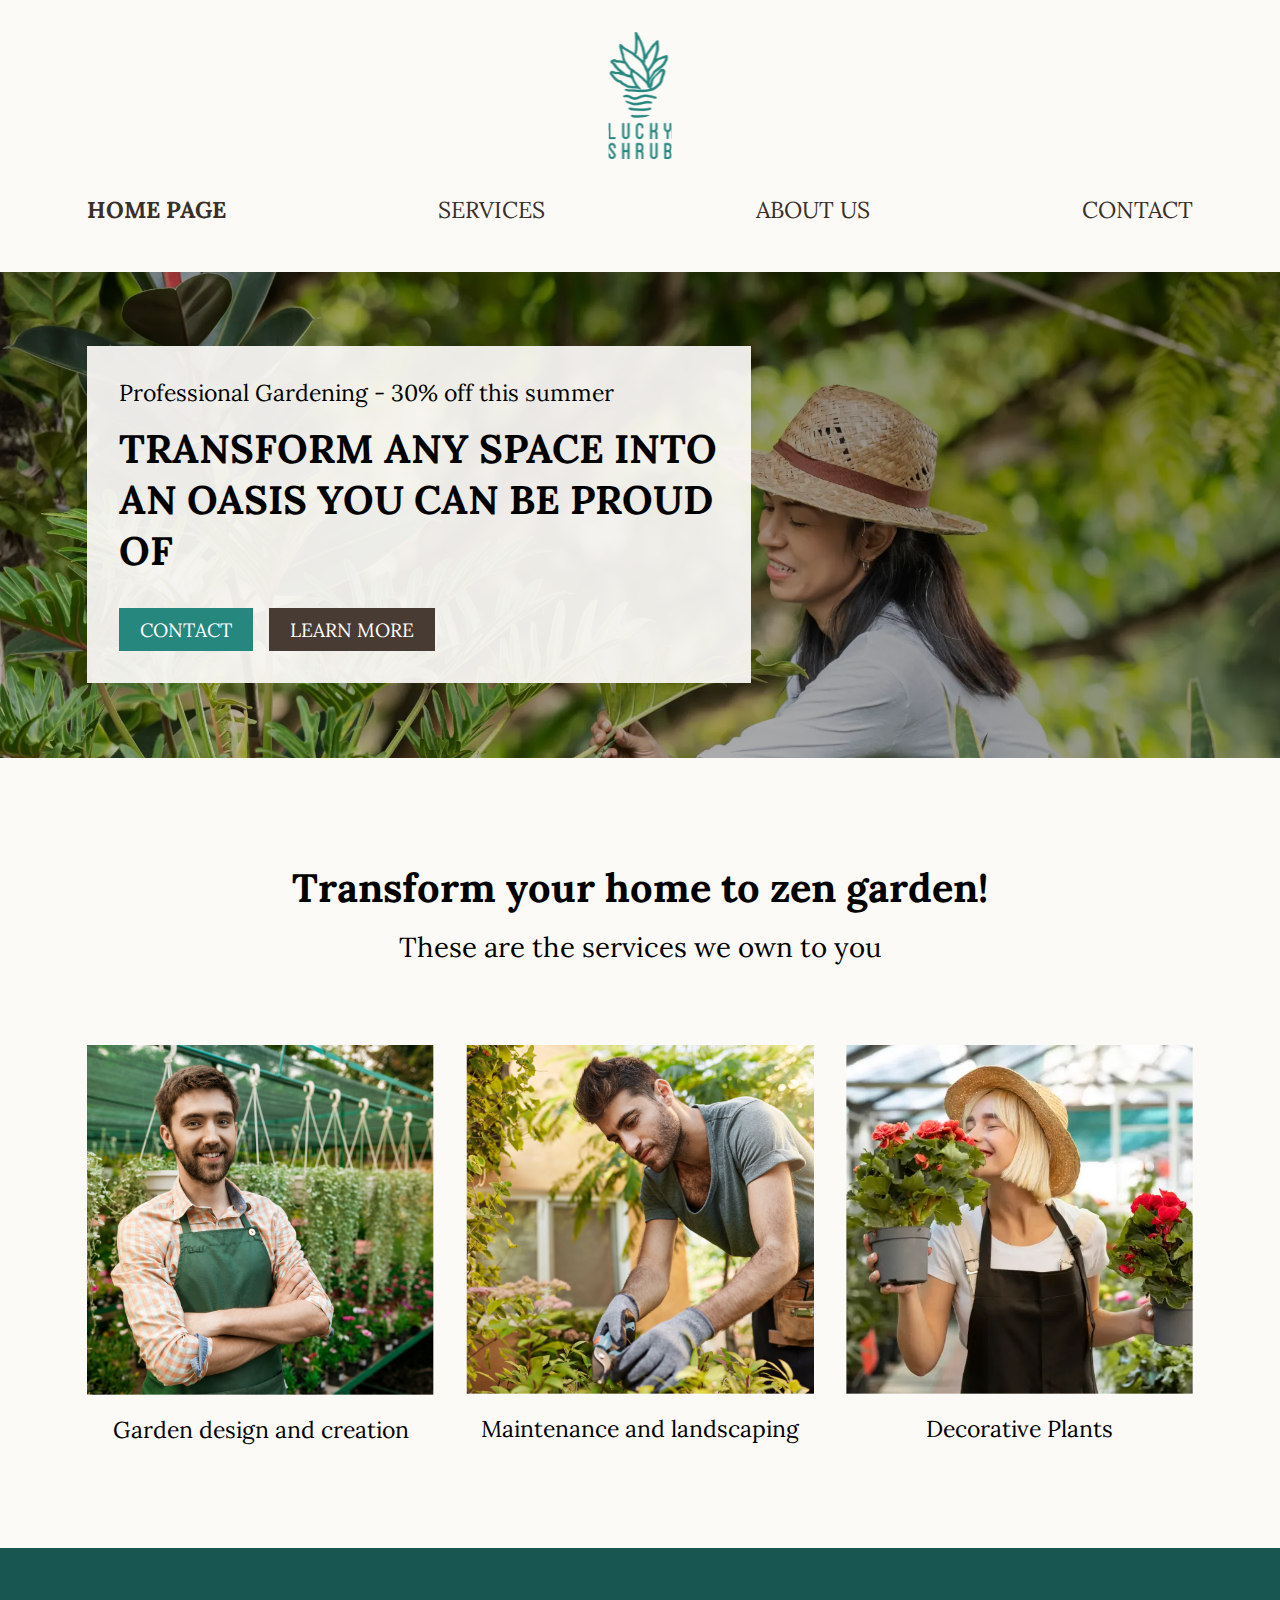
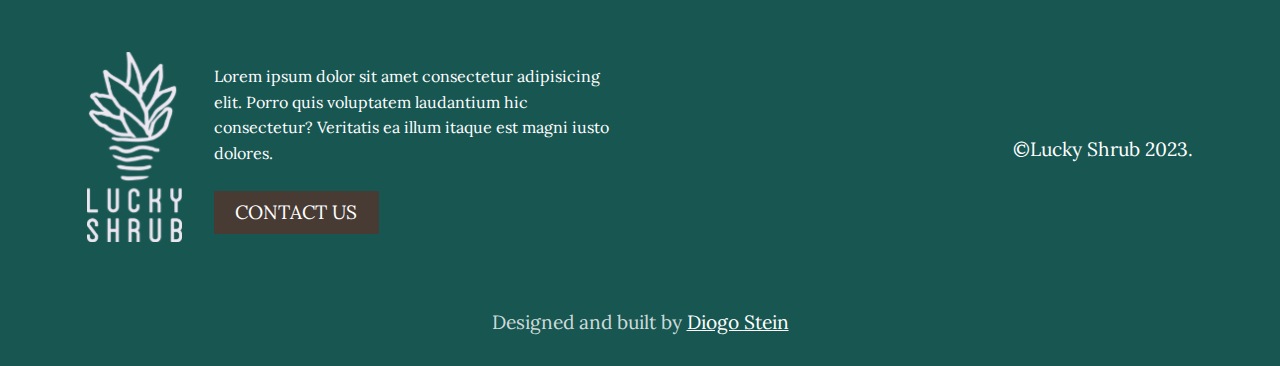
<file: index.html>
<!DOCTYPE html>
<html lang="en">
  <head>
    <meta charset="UTF-8" />
    <meta http-equiv="X-UA-Compatible" content="IE=edge" />
    <meta name="viewport" content="width=device-width, initial-scale=1.0" />
    <title>Lucky Shrub</title>
    <link rel="preconnect" href="https://fonts.googleapis.com" />
    <link rel="preconnect" href="https://fonts.gstatic.com" crossorigin />
    <link
      href="https://fonts.googleapis.com/css2?family=Lora:wght@400;500;800&display=swap"
      rel="stylesheet"
    />
    <link rel="stylesheet" href="css/style.css" />
  </head>

  <body>
    <header class="header">
      <div class="container">
        <div class="header__logo_container">
          <img src="imgs/logo-green.svg" alt="logo" class="header__logo" />
          <a href="#" class="header__hamburger">
            <span></span>
            <span></span>
            <span></span>
          </a>
        </div>

        <nav class="nav-desktop">
          <ul class="nav-desktop__ul">
            <li class="nav-desktop__li">
              <a class="nav-desktop__a nav-desktop__current" href="index.html"
                >HOME PAGE</a
              >
            </li>
            <li class="nav-desktop__li">
              <a class="nav-desktop__a" href="services.html">SERVICES</a>
            </li>
            <li class="nav-desktop__li">
              <a class="nav-desktop__a" href="about.html">ABOUT US</a>
            </li>
            <li class="nav-desktop__li">
              <a class="nav-desktop__a" href="contact.html">CONTACT</a>
            </li>
          </ul>
        </nav>

        <nav class="nav-mobile">
          <a href="" class="nav-mobile__closeBtn">&times</a>
          <ul class="nav-mobile__ul">
            <li class="nav-mobile__li">
              <a class="nav-mobile__a nav-mobile__current" href="index.html"
                >HOME PAGE</a
              >
            </li>
            <li class="nav-mobile__li">
              <a class="nav-mobile__a" href="services.html">SERVICES</a>
            </li>
            <li class="nav-mobile__li">
              <a class="nav-mobile__a" href="about.html">ABOUT US</a>
            </li>
            <li class="nav-mobile__li">
              <a class="nav-mobile__a" href="contact.html">CONTACT</a>
            </li>
          </ul>
        </nav>
      </div>
    </header>

    <main>
      <div class="hero">
        <div class="container">
          <article class="hero__card">
            <p class="hero__overline">
              Professional Gardening - 30% off this summer
            </p>
            <h1 class="hero__title">
              transform any space into an oasis you can be proud of
            </h1>
            <div class="hero__btns">
              <a href="contact.html" class="btn btn-primary">contact</a>
              <a href="services.html" class="btn btn-secondary">learn more</a>
            </div>
          </article>
        </div>
      </div>
      <div class="container">
        <article class="services">
          <hgroup class="services_hrgroup">
            <h2 class="services__title">Transform your home to zen garden!</h2>
            <p class="services__subtitle">
              These are the services we own to you
            </p>
          </hgroup>

          <figure>
            <img
              src="imgs/1.png"
              alt="young-handsome-cheerful-gardener-smiling-posing-with-crossed-arms-among-flowers"
              class="services__img"
            />
            <figcaption class="services__caption">
              Garden design and creation
            </figcaption>
          </figure>

          <figure>
            <img
              src="imgs/2.png"
              alt="young-attractive-bearded-hispanic-man-blue-t-shirt-gloves-working-garden-with-tools-cutting-leaves-watering-plants"
              class="services__img"
            />
            <figcaption class="services__caption">
              Maintenance and landscaping
            </figcaption>
          </figure>

          <figure>
            <img
              src="imgs/3.webp"
              alt="medium-shot-woman-smelling-flowers"
              class="services__img"
            />
            <figcaption class="services__caption">Decorative Plants</figcaption>
          </figure>
        </article>
      </div>
    </main>

    <footer class="footer">
      <div class="container">
        <div class="footer__container">
          <div class="footer__col footer__left">
            <article class="footer__text_left_col">
              <img
                src="imgs/logo-transparent.svg"
                alt="logo"
                class="footer__logo"
              />
            </article>
            <div class="footer__text_right_col">
              <p class="footer__text">
                Lorem ipsum dolor sit amet consectetur adipisicing elit. Porro
                quis voluptatem laudantium hic consectetur? Veritatis ea illum
                itaque est magni iusto dolores.
              </p>
              <a href="" class="btn btn-secondary">contact us</a>
            </div>
          </div>
          <div class="footer__col footer__right">
            <small class="footer__copyright"> &copy;Lucky Shrub 2023.</small>
          </div>
        </div>

        <p class="footer__credits">
          Designed and built by
          <a class="footer__link" href="https://github.com/thediogostein"
            >Diogo Stein</a
          >
        </p>
      </div>
    </footer>
    <script src="js/main.js"></script>
  </body>
</html>
</file>
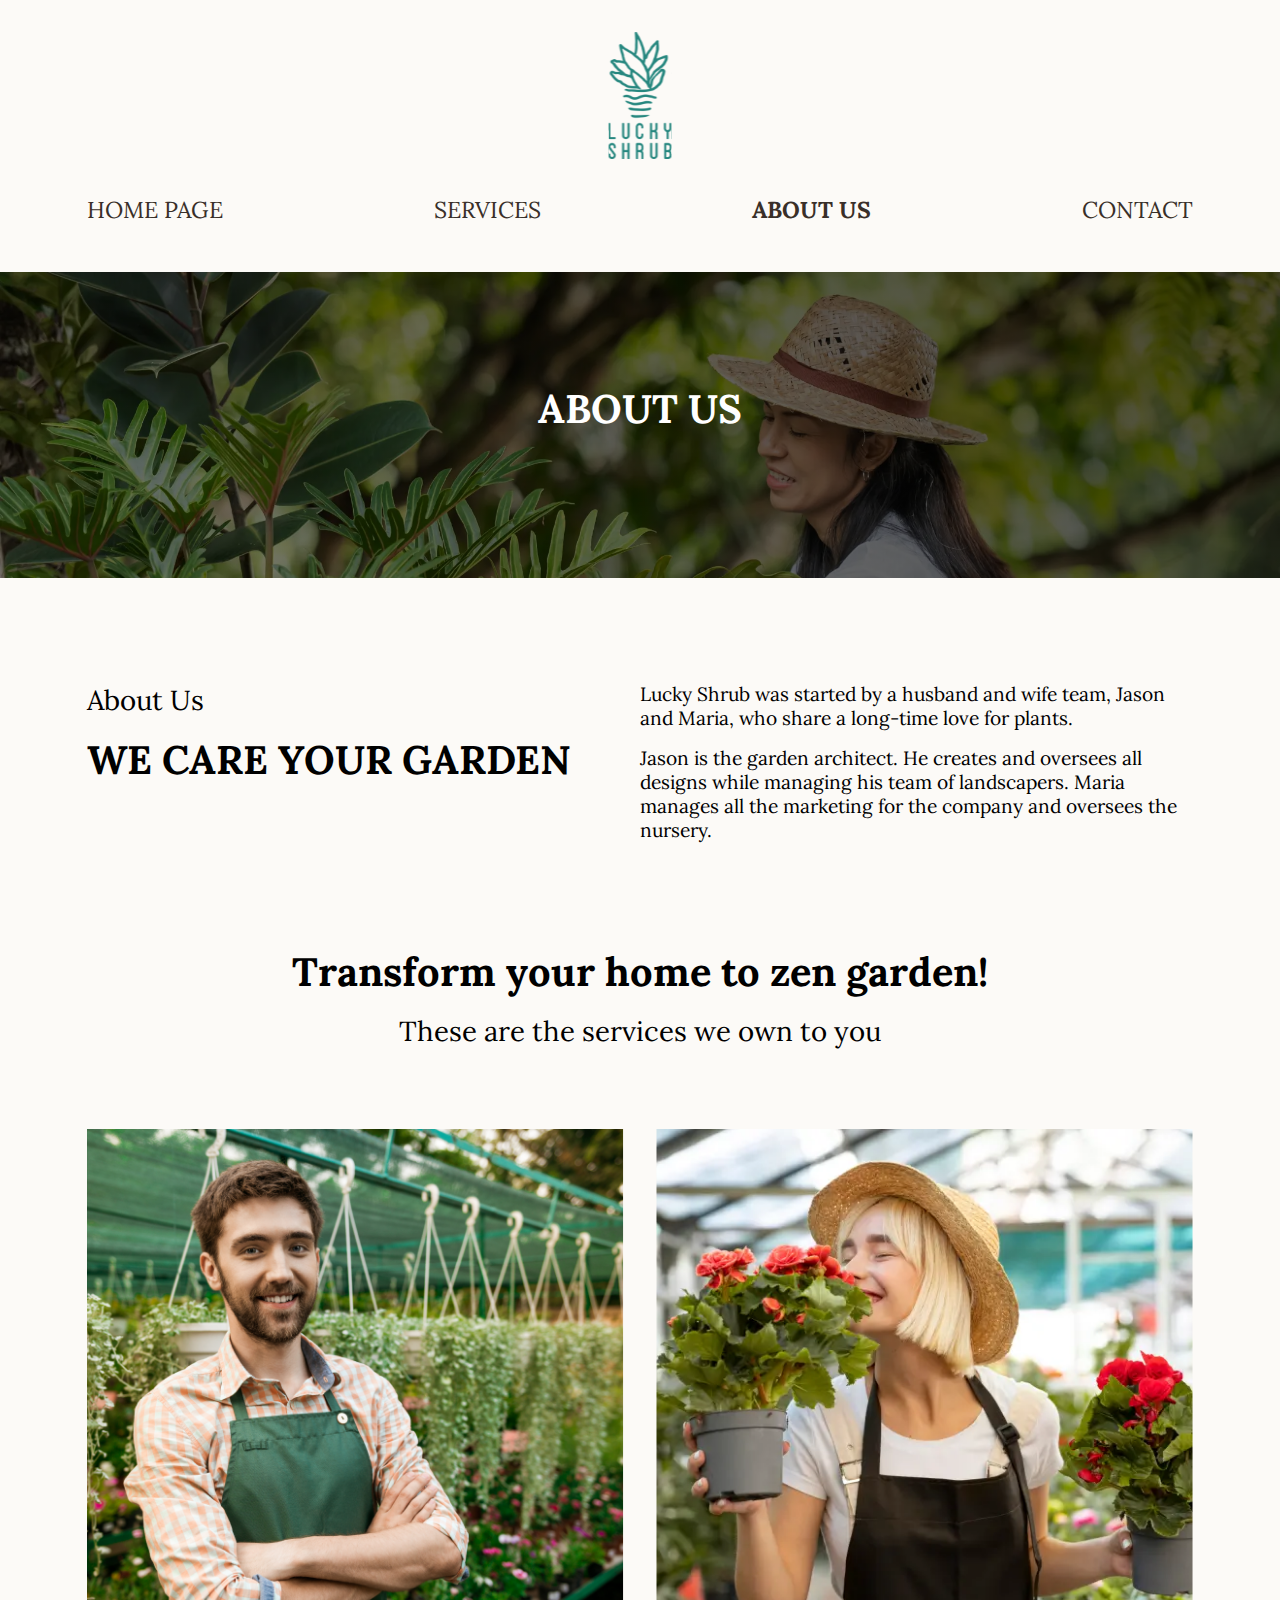
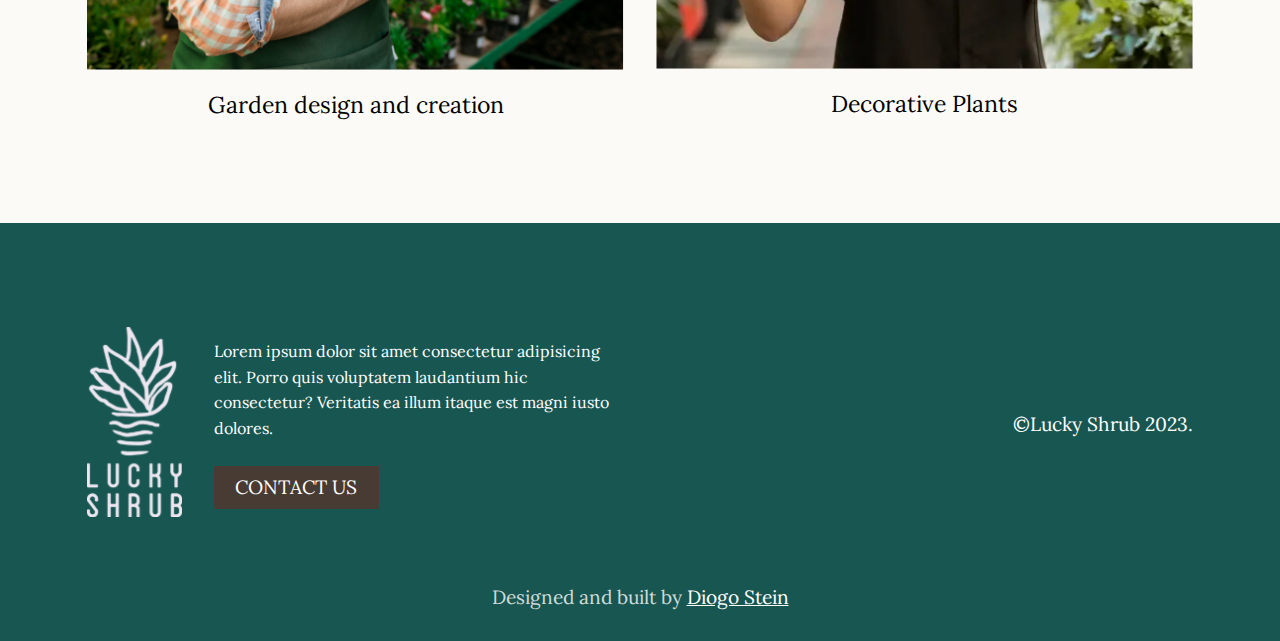
<file: about.html>
<!DOCTYPE html>
<html lang="en">
  <head>
    <meta charset="UTF-8" />
    <meta http-equiv="X-UA-Compatible" content="IE=edge" />
    <meta name="viewport" content="width=device-width, initial-scale=1.0" />
    <title>Lucky Shrub</title>
    <link rel="preconnect" href="https://fonts.googleapis.com" />
    <link rel="preconnect" href="https://fonts.gstatic.com" crossorigin />
    <link
      href="https://fonts.googleapis.com/css2?family=Lora:wght@400;500;800&display=swap"
      rel="stylesheet"
    />
    <link rel="stylesheet" href="css/style.css" />
    <link rel="stylesheet" href="css/about.css" />
  </head>

  <body>
    <header class="header">
      <div class="container">
        <div class="header__logo_container">
          <img src="imgs/logo-green.svg" alt="logo" class="header__logo" />
          <a href="#" class="header__hamburger">
            <span></span>
            <span></span>
            <span></span>
          </a>
        </div>

        <nav class="nav-desktop">
          <ul class="nav-desktop__ul">
            <li class="nav-desktop__li">
              <a class="nav-desktop__a" href="index.html">HOME PAGE</a>
            </li>
            <li class="nav-desktop__li">
              <a class="nav-desktop__a" href="services.html">SERVICES</a>
            </li>
            <li class="nav-desktop__li">
              <a class="nav-desktop__a nav-desktop__current" href="about.html"
                >ABOUT US</a
              >
            </li>
            <li class="nav-desktop__li">
              <a class="nav-desktop__a" href="contact.html">CONTACT</a>
            </li>
          </ul>
        </nav>

        <nav class="nav-mobile">
          <a href="" class="nav-mobile__closeBtn">&times</a>
          <ul class="nav-mobile__ul">
            <li class="nav-mobile__li">
              <a class="nav-mobile__a" href="index.html">HOME PAGE</a>
            </li>
            <li class="nav-mobile__li">
              <a class="nav-mobile__a" href="services.html">SERVICES</a>
            </li>
            <li class="nav-mobile__li">
              <a class="nav-mobile__a nav-mobile__current" href="about.html"
                >ABOUT US</a
              >
            </li>
            <li class="nav-mobile__li">
              <a class="nav-mobile__a" href="contact.html">CONTACT</a>
            </li>
          </ul>
        </nav>
      </div>
    </header>

    <main>
      <div class="hero">
        <div class="container">
          <h1 class="hero__title">about us</h1>
        </div>
      </div>

      <div class="container">
        <article class="about__title_row">
          <div class="col">
            <div class="about__overline">about us</div>
            <div class="about__title">we care your garden</div>
          </div>
          <div class="col">
            <p class="about__text">
              Lucky Shrub was started by a husband and wife team, Jason and
              Maria, who share a long-time love for plants.
            </p>
            <p class="about__text">
              Jason is the garden architect. He creates and oversees all designs
              while managing his team of landscapers. Maria manages all the
              marketing for the company and oversees the nursery.
            </p>
          </div>
        </article>

        <article class="services">
          <hgroup class="services_hrgroup">
            <h2 class="services__title">Transform your home to zen garden!</h2>
            <p class="services__subtitle">
              These are the services we own to you
            </p>
          </hgroup>

          <figure>
            <img
              src="imgs/1.png"
              alt="young-handsome-cheerful-gardener-smiling-posing-with-crossed-arms-among-flowers"
              class="services__img"
            />
            <figcaption class="services__caption">
              Garden design and creation
            </figcaption>
          </figure>

          <figure>
            <img
              src="imgs/3.webp"
              alt="medium-shot-woman-smelling-flowers"
              class="services__img"
            />
            <figcaption class="services__caption">Decorative Plants</figcaption>
          </figure>
        </article>
      </div>
    </main>

    <footer class="footer">
      <div class="container">
        <div class="footer__container">
          <div class="footer__col footer__left">
            <article class="footer__text_left_col">
              <img
                src="imgs/logo-transparent.svg"
                alt="logo"
                class="footer__logo"
              />
            </article>
            <div class="footer__text_right_col">
              <p class="footer__text">
                Lorem ipsum dolor sit amet consectetur adipisicing elit. Porro
                quis voluptatem laudantium hic consectetur? Veritatis ea illum
                itaque est magni iusto dolores.
              </p>
              <a href="" class="btn btn-secondary">contact us</a>
            </div>
          </div>
          <div class="footer__col footer__right">
            <small class="footer__copyright"> &copy;Lucky Shrub 2023.</small>
          </div>
        </div>

        <p class="footer__credits">
          Designed and built by
          <a class="footer__link" href="https://github.com/thediogostein"
            >Diogo Stein</a
          >
        </p>
      </div>
    </footer>
    <script src="js/main.js"></script>
  </body>
</html>
</file>
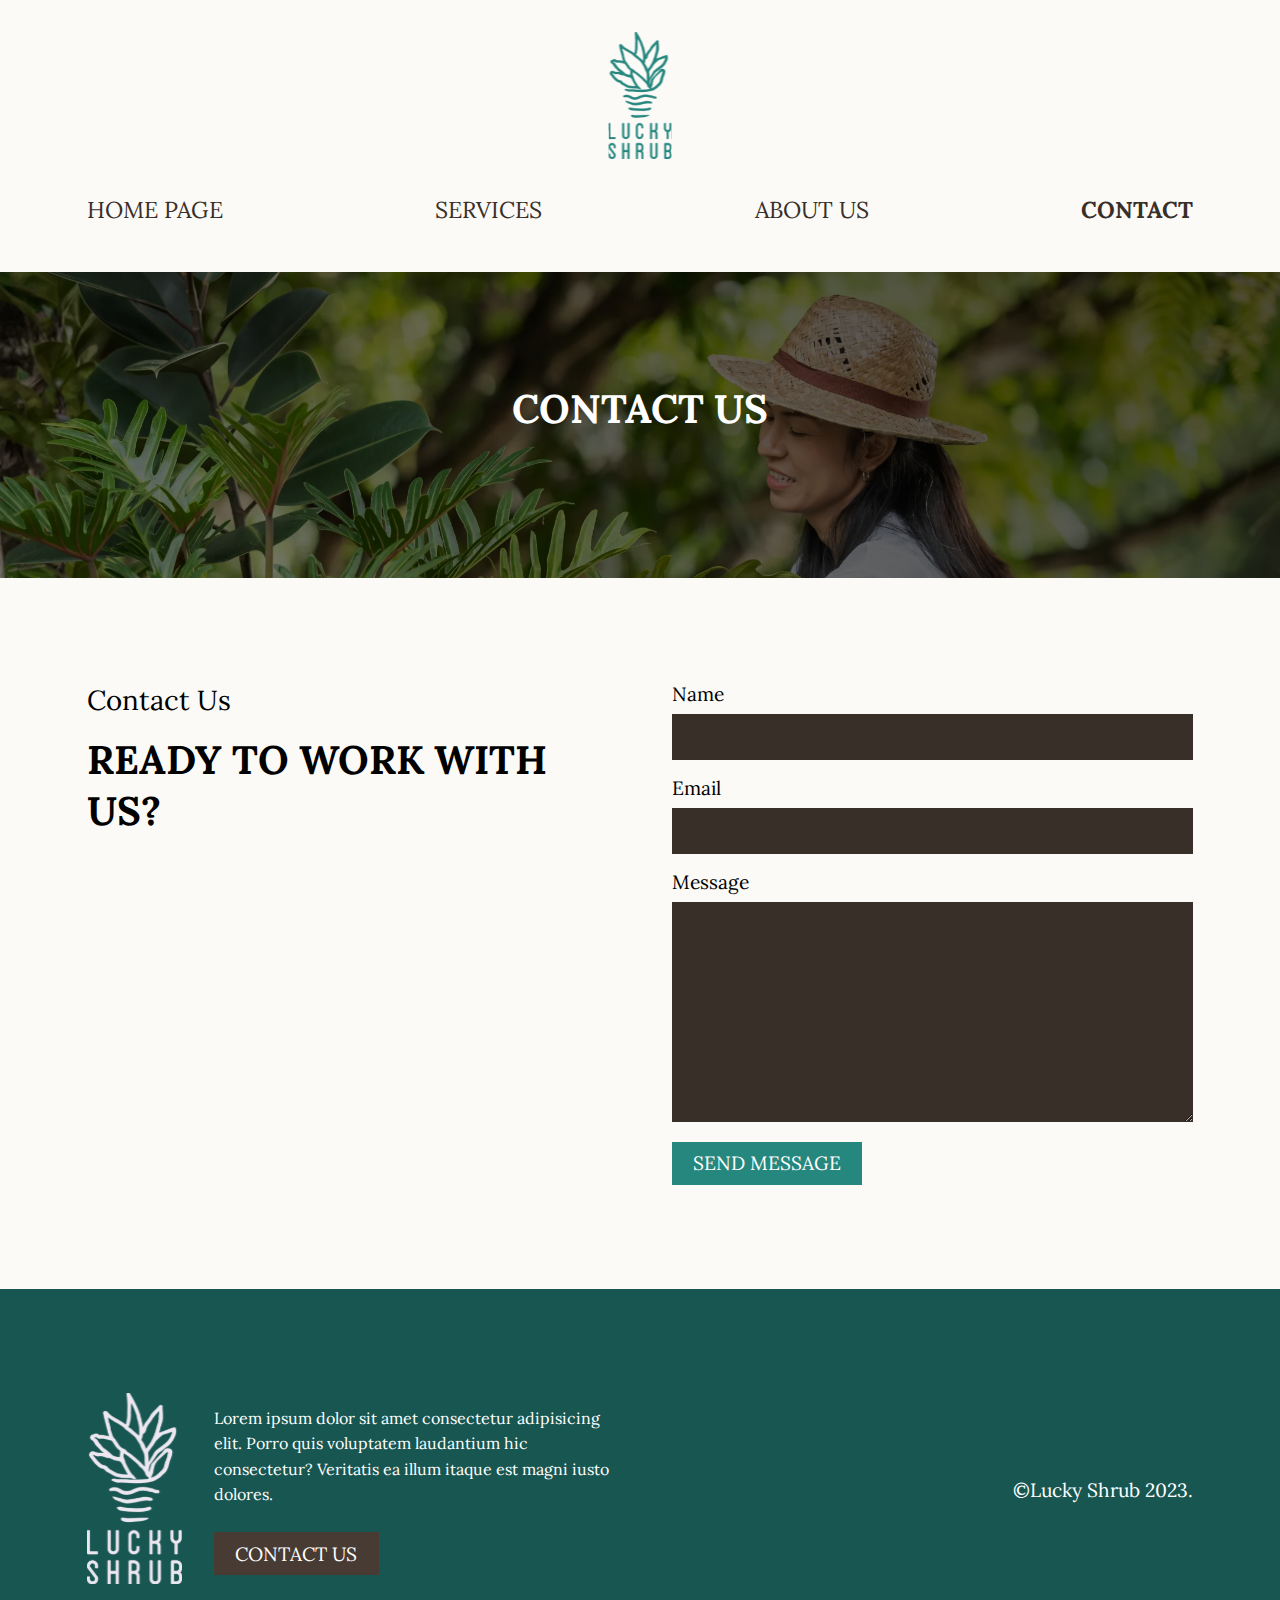
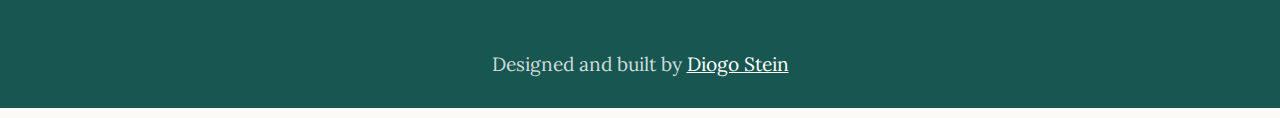
<file: contact.html>
<!DOCTYPE html>
<html lang="en">
  <head>
    <meta charset="UTF-8" />
    <meta http-equiv="X-UA-Compatible" content="IE=edge" />
    <meta name="viewport" content="width=device-width, initial-scale=1.0" />
    <title>Lucky Shrub</title>
    <link rel="preconnect" href="https://fonts.googleapis.com" />
    <link rel="preconnect" href="https://fonts.gstatic.com" crossorigin />
    <link
      href="https://fonts.googleapis.com/css2?family=Lora:wght@400;500;800&display=swap"
      rel="stylesheet"
    />
    <link rel="stylesheet" href="css/style.css" />
    <link rel="stylesheet" href="css/about.css" />
    <link rel="stylesheet" href="css/contact.css" />
  </head>

  <body>
    <header class="header">
      <div class="container">
        <div class="header__logo_container">
          <img src="imgs/logo-green.svg" alt="logo" class="header__logo" />
          <a href="#" class="header__hamburger">
            <span></span>
            <span></span>
            <span></span>
          </a>
        </div>

        <nav class="nav-desktop">
          <ul class="nav-desktop__ul">
            <li class="nav-desktop__li">
              <a class="nav-desktop__a" href="index.html">HOME PAGE</a>
            </li>
            <li class="nav-desktop__li">
              <a class="nav-desktop__a" href="services.html">SERVICES</a>
            </li>
            <li class="nav-desktop__li">
              <a class="nav-desktop__a" href="about.html">ABOUT US</a>
            </li>
            <li class="nav-desktop__li">
              <a class="nav-desktop__a nav-desktop__current" href="contact.html"
                >CONTACT</a
              >
            </li>
          </ul>
        </nav>

        <nav class="nav-mobile">
          <a href="" class="nav-mobile__closeBtn">&times</a>
          <ul class="nav-mobile__ul">
            <li class="nav-mobile__li">
              <a class="nav-mobile__a" href="index.html">HOME PAGE</a>
            </li>
            <li class="nav-mobile__li">
              <a class="nav-mobile__a" href="services.html">SERVICES</a>
            </li>
            <li class="nav-mobile__li">
              <a class="nav-mobile__a" href="about.html">ABOUT US</a>
            </li>
            <li class="nav-mobile__li">
              <a class="nav-mobile__a nav-mobile__current" href="contact.html"
                >CONTACT</a
              >
            </li>
          </ul>
        </nav>
      </div>
    </header>

    <main>
      <div class="hero">
        <div class="container">
          <h1 class="hero__title">contact us</h1>
        </div>
      </div>

      <div class="container">
        <article class="about__title_row">
          <div class="col">
            <div class="about__overline">contact us</div>
            <div class="about__title">ready to work with us?</div>
          </div>
          <div class="col">
            <form action="">
              <div class="form__div">
                <label for="name">Name</label>
                <input type="text" id="name" required />
              </div>
              <div class="form__div">
                <label for="email">Email</label>
                <input type="email" id="email" required />
              </div>
              <div class="form__div">
                <label for="message">Message</label>
                <textarea
                  name=""
                  id="message"
                  cols="30"
                  rows="10"
                  required
                ></textarea>
              </div>
              <button type="submit" class="btn btn-primary">
                send message
              </button>
            </form>
          </div>
        </article>
      </div>
    </main>

    <footer class="footer">
      <div class="container">
        <div class="footer__container">
          <div class="footer__col footer__left">
            <article class="footer__text_left_col">
              <img
                src="imgs/logo-transparent.svg"
                alt="logo"
                class="footer__logo"
              />
            </article>
            <div class="footer__text_right_col">
              <p class="footer__text">
                Lorem ipsum dolor sit amet consectetur adipisicing elit. Porro
                quis voluptatem laudantium hic consectetur? Veritatis ea illum
                itaque est magni iusto dolores.
              </p>
              <a href="" class="btn btn-secondary">contact us</a>
            </div>
          </div>
          <div class="footer__col footer__right">
            <small class="footer__copyright"> &copy;Lucky Shrub 2023.</small>
          </div>
        </div>

        <p class="footer__credits">
          Designed and built by
          <a class="footer__link" href="https://github.com/thediogostein"
            >Diogo Stein</a
          >
        </p>
      </div>
    </footer>
    <script src="js/main.js"></script>
  </body>
</html>
</file>
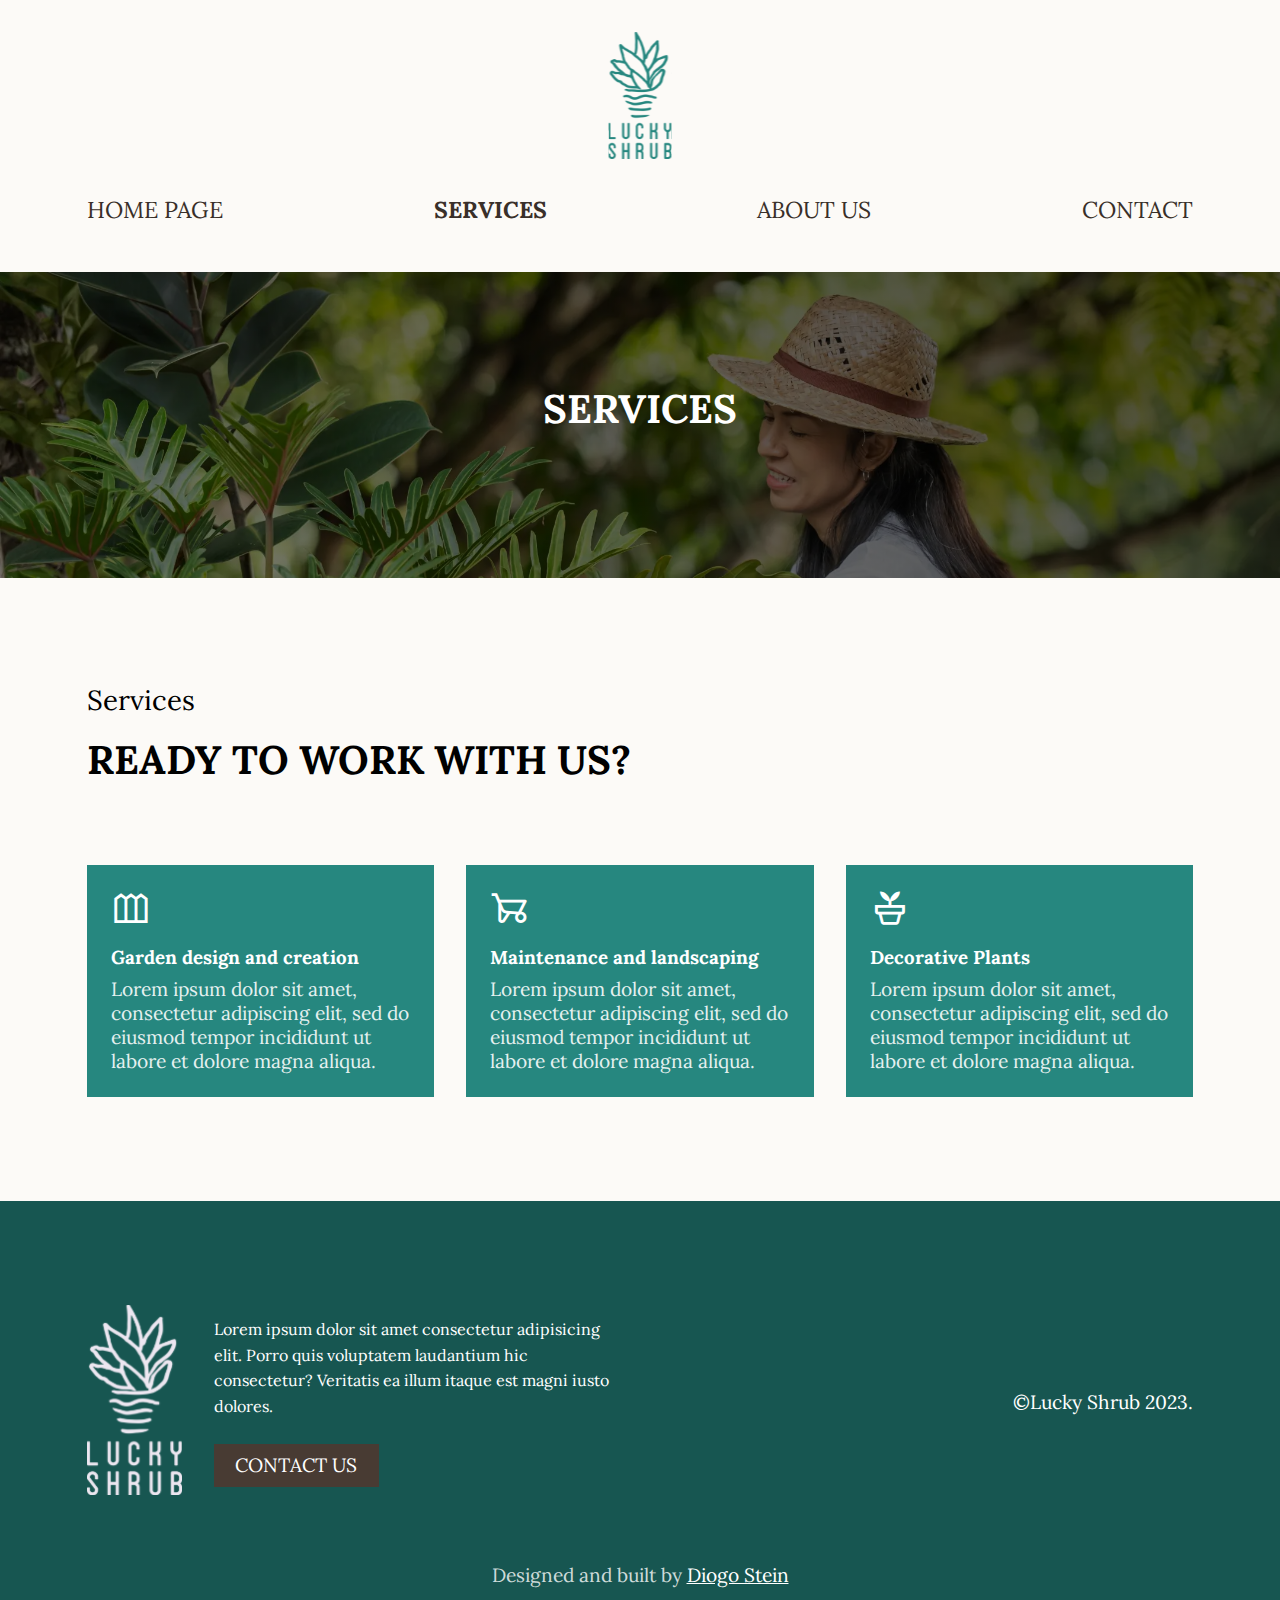
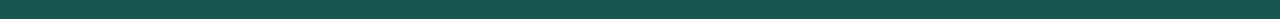
<file: services.html>
<!DOCTYPE html>
<html lang="en">
  <head>
    <meta charset="UTF-8" />
    <meta http-equiv="X-UA-Compatible" content="IE=edge" />
    <meta name="viewport" content="width=device-width, initial-scale=1.0" />
    <title>Lucky Shrub</title>
    <link rel="preconnect" href="https://fonts.googleapis.com" />
    <link rel="preconnect" href="https://fonts.gstatic.com" crossorigin />
    <link
      href="https://fonts.googleapis.com/css2?family=Lora:wght@400;500;800&display=swap"
      rel="stylesheet"
    />
    <link
      rel="stylesheet"
      href="https://fonts.googleapis.com/css2?family=Material+Symbols+Outlined:opsz,wght,FILL,GRAD@48,400,0,0"
    />
    <link rel="stylesheet" href="css/style.css" />
    <link rel="stylesheet" href="css/services.css" />
  </head>

  <body>
    <header class="header">
      <div class="container">
        <div class="header__logo_container">
          <img src="imgs/logo-green.svg" alt="logo" class="header__logo" />
          <a href="#" class="header__hamburger">
            <span></span>
            <span></span>
            <span></span>
          </a>
        </div>

        <nav class="nav-desktop">
          <ul class="nav-desktop__ul">
            <li class="nav-desktop__li">
              <a class="nav-desktop__a" href="index.html">HOME PAGE</a>
            </li>
            <li class="nav-desktop__li">
              <a
                class="nav-desktop__a nav-desktop__current"
                href="services.html"
                >SERVICES</a
              >
            </li>
            <li class="nav-desktop__li">
              <a class="nav-desktop__a" href="about.html">ABOUT US</a>
            </li>
            <li class="nav-desktop__li">
              <a class="nav-desktop__a" href="contact.html">CONTACT</a>
            </li>
          </ul>
        </nav>

        <nav class="nav-mobile">
          <a href="" class="nav-mobile__closeBtn">&times</a>
          <ul class="nav-mobile__ul">
            <li class="nav-mobile__li">
              <a class="nav-mobile__a" href="index.html">HOME PAGE</a>
            </li>
            <li class="nav-mobile__li">
              <a class="nav-mobile__a nav-mobile__current" href="services.html"
                >SERVICES</a
              >
            </li>
            <li class="nav-mobile__li">
              <a class="nav-mobile__a" href="about.html">ABOUT US</a>
            </li>
            <li class="nav-mobile__li">
              <a class="nav-mobile__a" href="contact.html">CONTACT</a>
            </li>
          </ul>
        </nav>
      </div>
    </header>

    <main>
      <div class="hero">
        <div class="container">
          <h1 class="hero__title">Services</h1>
        </div>
      </div>
      <div class="container">
        <article class="services">
          <hgroup class="services_hrgroup">
            <h2 class="services__title">Services</h2>
            <p class="services__subtitle">Ready to work with us?</p>
          </hgroup>

          <article class="services__card">
            <span class="material-symbols-outlined services__card_icon">
              outdoor_garden
            </span>
            <h3 class="services__card_title">Garden design and creation</h3>
            <p class="services__card_subtitle">
              Lorem ipsum dolor sit amet, consectetur adipiscing elit, sed do
              eiusmod tempor incididunt ut labore et dolore magna aliqua.
            </p>
          </article>
          <article class="services__card">
            <span class="material-symbols-outlined services__card_icon">
              garden_cart
            </span>
            <h3 class="services__card_title">Maintenance and landscaping</h3>
            <p class="services__card_subtitle">
              Lorem ipsum dolor sit amet, consectetur adipiscing elit, sed do
              eiusmod tempor incididunt ut labore et dolore magna aliqua.
            </p>
          </article>
          <article class="services__card">
            <span class="material-symbols-outlined services__card_icon">
              potted_plant
            </span>
            <h3 class="services__card_title">Decorative Plants</h3>
            <p class="services__card_subtitle">
              Lorem ipsum dolor sit amet, consectetur adipiscing elit, sed do
              eiusmod tempor incididunt ut labore et dolore magna aliqua.
            </p>
          </article>
        </article>
      </div>
    </main>

    <footer class="footer">
      <div class="container">
        <div class="footer__container">
          <div class="footer__col footer__left">
            <article class="footer__text_left_col">
              <img
                src="imgs/logo-transparent.svg"
                alt="logo"
                class="footer__logo"
              />
            </article>
            <div class="footer__text_right_col">
              <p class="footer__text">
                Lorem ipsum dolor sit amet consectetur adipisicing elit. Porro
                quis voluptatem laudantium hic consectetur? Veritatis ea illum
                itaque est magni iusto dolores.
              </p>
              <a href="" class="btn btn-secondary">contact us</a>
            </div>
          </div>
          <div class="footer__col footer__right">
            <small class="footer__copyright"> &copy;Lucky Shrub 2023.</small>
          </div>
        </div>

        <p class="footer__credits">
          Designed and built by
          <a class="footer__link" href="https://github.com/thediogostein"
            >Diogo Stein</a
          >
        </p>
      </div>
    </footer>
    <script src="js/main.js"></script>
  </body>
</html>
</file>
<file: css/about.css>
:root {
  /* COLORS */
  --white-pure: #ffffff;
  --white-not-pure: #fcfaf7;
  --green-regular: #26877f;
  --green-darker: #175651;
  --brown-darker: #392f29;
  --brown-regular: #483b33;
  --brown-light: #997c6a;

  /* FONT-SIZE */
  --fs-6: 2.488rem;
  --fs-5: 2rem;
  --fs-4: 1.728rem;
  --fs-3: 1.44rem;
  --fs-2: 1.2rem;
  --fs-1: 1rem;

  /* SPACING */
  --spacing-8: 8px;
  --spacing-16: 16px;
  --spacing-24: 24px;
  --spacing-32: 32px;
  --spacing-48: 48px;
  --spacing-64: 64px;
  --spacing-104: 104px;
}

/* || HERO */

.hero {
  background-color: #392f29; /* fallback background for old browsers */
  background-image: linear-gradient(
      45deg,
      rgba(0, 0, 0, 0.5),
      rgba(0, 0, 0, 0.7)
    ),
    url(../imgs/hero.webp);
  min-height: 34vh;
}

.hero__title {
  color: var(--white-pure);
  font-size: var(--fs-6);
}

/* || ABOUT */
.about__title_row {
  display: flex;
  margin-top: var(--spacing-104);
}

.col {
  width: 50%;
}

.about__overline {
  font-size: var(--fs-4);
  text-transform: capitalize;
  font-weight: 400;
  margin-bottom: var(--spacing-16);
}

.about__title {
  font-size: var(--fs-6);
  text-transform: uppercase;
  font-weight: 800;
}

.about__text {
  font-size: var(--fs-2);
}

.about__text:first-child {
  margin-bottom: var(--spacing-16);
}

@media (max-width: 800px) {
  .about__title_row {
    flex-direction: column;
    text-align: center;
  }
  .col {
    width: 100%;
  }

  .about__title {
    margin-bottom: var(--spacing-32);
  }
}

/* || SERVICES */

.services {
  grid-template-columns: 1fr 1fr;
}

@media (max-width: 800px) {
  .services {
    grid-template-columns: 1fr;
  }
}
</file>
<file: css/contact.css>
:root {
  /* COLORS */
  --white-pure: #ffffff;
  --white-not-pure: #fcfaf7;
  --green-regular: #26877f;
  --green-darker: #175651;
  --brown-darker: #392f29;
  --brown-regular: #483b33;
  --brown-light: #997c6a;

  /* FONT-SIZE */
  --fs-6: 2.488rem;
  --fs-5: 2rem;
  --fs-4: 1.728rem;
  --fs-3: 1.44rem;
  --fs-2: 1.2rem;
  --fs-1: 1rem;

  /* SPACING */
  --spacing-8: 8px;
  --spacing-16: 16px;
  --spacing-24: 24px;
  --spacing-32: 32px;
  --spacing-48: 48px;
  --spacing-64: 64px;
  --spacing-104: 104px;
}

.about__title_row {
  margin: 0;
  padding: var(--spacing-104) 0;
  gap: var(--spacing-64);
}

/* FORM */

label {
  display: block;
  font-size: var(--fs-2);
  margin-bottom: var(--spacing-8);
}

input,
textarea {
  width: 100%;
  background-color: var(--brown-darker);
  border: none;
  color: var(--white-pure);
  font-size: var(--fs-2);
}

input {
  padding: 0.75rem;
}

.form__div {
  margin-bottom: var(--spacing-16);
}

.form__div:last-child {
  margin-bottom: 0;
}
@media (max-width: 800px) {
  label {
    text-align: left;
  }

  .about__title_row {
    gap: var(--spacing-24);
  }
}
</file>
<file: css/services.css>
:root {
  /* COLORS */
  --white-pure: #ffffff;
  --white-not-pure: #fcfaf7;
  --green-regular: #26877f;
  --green-darker: #175651;
  --brown-darker: #392f29;
  --brown-regular: #483b33;
  --brown-light: #997c6a;

  /* FONT-SIZE */
  --fs-6: 2.488rem;
  --fs-5: 2rem;
  --fs-4: 1.728rem;
  --fs-3: 1.44rem;
  --fs-2: 1.2rem;
  --fs-1: 1rem;

  /* SPACING */
  --spacing-8: 8px;
  --spacing-16: 16px;
  --spacing-24: 24px;
  --spacing-32: 32px;
  --spacing-48: 48px;
  --spacing-64: 64px;
  --spacing-104: 104px;
}

/* || HERO */

.hero {
  background-color: #392f29; /* fallback background for old browsers */
  background-image: linear-gradient(
      45deg,
      rgba(0, 0, 0, 0.5),
      rgba(0, 0, 0, 0.7)
    ),
    url(../imgs/hero.webp);
  min-height: 34vh;
}

.hero__title {
  font-size: var(--fs-6);
  color: var(--white-pure);
}

/* || SERVICES */
.services {
  text-align: left;
}

.services__title {
  font-size: var(--fs-4);
  font-weight: 400;
}

.services__subtitle {
  font-size: var(--fs-6);
  text-transform: uppercase;
  font-weight: 800;
}

.services__card {
  background-color: var(--green-regular);
  color: var(--white-pure);
  padding: var(--spacing-24);
}

.services__card_subtitle {
  font-size: var(--fs-2);
  opacity: 0.88;
}

.services__card_title {
  margin-bottom: var(--spacing-8);
}

.services__card_icon {
  margin-bottom: var(--spacing-16);
  font-size: var(--fs-6);
}
</file>
<file: css/style.css>
/* || RESET */

* {
  margin: 0;
  padding: 0;
  box-sizing: border-box;
}

button {
  font: inherit;
}

/* || VARIABLES */

:root {
  /* COLORS */
  --white-pure: #ffffff;
  --white-not-pure: #fcfaf7;
  --green-regular: #26877f;
  --green-darker: #175651;
  --brown-darker: #392f29;
  --brown-regular: #483b33;
  --brown-light: #997c6a;

  /* FONT-SIZE */
  --fs-6: 2.488rem;
  --fs-5: 2rem;
  --fs-4: 1.728rem;
  --fs-3: 1.44rem;
  --fs-2: 1.2rem;
  --fs-1: 1rem;

  /* SPACING */
  --spacing-16: 16px;
  --spacing-24: 24px;
  --spacing-32: 32px;
  --spacing-48: 48px;
  --spacing-64: 64px;
  --spacing-104: 104px;
}

/* || SITEWIDE */

/* || UTILITY CLASSES */
.container {
  max-width: 1170px;
  margin: 0 auto;
  padding: 0 var(--spacing-32);
}

@media (max-width: 800px) {
  .container {
    padding: 0 var(--spacing-16);
  }
}
/* || GENERAL STYLES */

html {
  font-family: "Lora", serif;
}

body {
  background-color: var(--white-not-pure);
}

a {
  text-decoration: none;
}

img {
  max-width: 100%;
}

/* || HEADER */

.header {
  margin: 0 auto;
  text-align: center;
  padding: var(--spacing-32) 0 var(--spacing-48);
}

.header__logo {
  margin-bottom: var(--spacing-32);
  width: 64px;
  height: 100%;
}

.header__hamburger {
  width: 3rem;
  height: 3rem;
  display: none;
  flex-direction: column;
  justify-content: space-around;
  margin: 0 0 0 auto;
}

.header__hamburger span {
  width: 100%;
  height: 3px;
  background-color: #392f29;
}

@media (max-width: 800px) {
  .header {
    padding: var(--spacing-16) 0;
  }

  .header__logo {
    margin-bottom: 0;
  }

  .header__logo_container {
    display: flex;
    align-items: center;
  }

  .header__hamburger {
    display: flex;
  }
}

/* || NAV  DESKTOP*/

.nav-desktop {
  font-size: var(--fs-3);
}

.nav-desktop__ul {
  display: flex;
  justify-content: space-between;
  gap: 32px;
}

.nav-desktop__li {
  list-style: none;
}

.nav-desktop__a {
  color: var(--brown-darker);
}

.nav-desktop__a:hover,
.nav-desktop__a:focus {
  color: var(--green-darker);
  font-weight: 500;
}

.nav-desktop__current {
  font-weight: 800;
}

.nav-desktop__current:hover,
.nav-desktop__current:focus {
  color: var(--brown-darker);
  font-weight: 800;
}
@media (max-width: 800px) {
  .nav-desktop {
    display: none;
  }
}

/* || NAV MOBILE */
.nav-mobile {
  display: none;
}

@media (max-width: 800px) {
  .nav-mobile {
    display: none;
    height: 100%;
    width: 100%;
    background-color: var(--green-darker);
    position: fixed;
    top: 0;
    left: 0;
    z-index: 1;
    padding-top: var(--spacing-64);
  }

  .nav-mobile__closeBtn {
    font-size: 64px;
    color: white;
    position: absolute;
    top: 0;
    right: 25px;
  }

  .nav-mobile__ul {
    display: flex;
    flex-direction: column;
    gap: 32px;
  }

  .nav-mobile__a {
    font-size: var(--fs-3);
    color: var(--white-pure);
  }

  .nav-mobile__a:hover {
    font-weight: 800;
  }

  .nav-mobile__current {
    font-weight: 800;
  }
}

/* || HERO */

.hero {
  background-color: #392f29; /* fallback background for old browsers */
  background-image: linear-gradient(
      45deg,
      rgba(0, 0, 0, 0.2),
      rgba(0, 0, 0, 0.5)
    ),
    url(../imgs/hero.webp);
  background-size: cover;
  background-position: center;

  min-height: 54vh;
  min-width: 100%;
  display: flex;
  align-items: center;
  max-width: 1170px;
}

.hero__card {
  background-color: rgba(252, 250, 247, 0.93);
  width: 60%;
  padding: var(--spacing-32);
}

.hero__overline {
  font-size: var(--fs-3);
  margin-bottom: var(--spacing-16);
}

.hero__title {
  font-size: var(--fs-6);
  text-transform: uppercase;
  margin-bottom: var(--spacing-32);
}

.hero__btns {
  display: flex;
  gap: 16px;
  justify-content: flex-start;
  align-items: center;
}

@media (max-width: 800px) {
  .hero {
    min-height: 70vh;
  }

  .hero__card {
    width: 100%;
  }
  .hero__title {
    font-size: var(--fs-5);
  }
}

@media (max-width: 500px) {
  .hero__btns {
    flex-direction: column;
    align-items: flex-start;
    gap: 8px;
  }
}
/* || SERVICES */

.services {
  padding: var(--spacing-104) 0;
  display: grid;
  grid-template-columns: 1fr 1fr 1fr;
  gap: 32px;
  text-align: center;
}

.services_hrgroup {
  grid-column-start: 1;
  grid-column-end: -1;
  gap: 32px;
}

.services__title {
  font-size: var(--fs-6);
  margin-bottom: var(--spacing-16);
}

.services__subtitle {
  font-size: var(--fs-4);
  margin-bottom: var(--spacing-48);
}

.services__img {
  margin-bottom: var(--spacing-16);
}

.services__caption {
  font-size: var(--fs-3);
}

@media (max-width: 800px) {
  .services {
    grid-template-columns: 1fr;
    padding: var(--spacing-64) 0;
  }

  .services__title {
    font-size: var(--fs-5);
  }

  .services__subtitle {
    font-size: var(--fs-3);
    margin-bottom: 0;
  }
}

/* || FOOTER */

.footer {
  background-color: var(--green-darker);
  color: var(--white-pure);
  padding: var(--spacing-104) 0 var(--spacing-32);
  font-size: var(--fs-1);
}

.footer__container {
  display: flex;
  justify-content: space-between;
  justify-content: space-around;
  align-items: center;
  gap: 32px;
  margin-bottom: var(--spacing-64);
}

.footer__col {
  width: 50%;
  gap: 32px;
}

.footer__left {
  display: flex;
  align-items: center;
  gap: 32px;
}

.footer__text_left_col {
  width: 100px;
}

.footer__text_right_col {
  width: 80%;
}

.footer__text {
  margin-bottom: var(--spacing-24);
  line-height: 1.6;
}

.footer__logo {
  width: 450px;
}

.footer__right {
  text-align: right;
}
.footer__copyright {
  font-size: var(--fs-2);
}

.footer__credits {
  text-align: center;
  color: rgb(255, 255, 255, 0.8);
  font-size: var(--fs-2);
}

.footer__link {
  color: var(--white-pure);
  text-decoration: underline;
}

.footer__link:hover,
.footer__link:focus {
  color: var(--brown-light);
}

@media (max-width: 800px) {
  .footer {
    text-align: center;
  }

  .footer__col {
    width: 100%;
  }

  .footer__container {
    flex-direction: column;
  }

  .footer__left {
    flex-direction: column;
  }

  .footer__right {
    text-align: inherit;
  }
}

/* || ABOUT */
/* || CONTACT */

/* || COMPONENTS */

.btn {
  display: inline-block;
  font-size: var(--fs-2);
  color: var(--white-pure);
  padding: 0.5em 1.1em;
  text-transform: uppercase;
  border: none;
}

.btn-primary {
  background-color: var(--green-regular);
}

.btn-primary:hover,
.btn-primary:focus {
  background-color: var(--green-darker);
}

.btn-secondary {
  background-color: var(--brown-regular);
}

.btn-secondary:hover,
.btn-primary:focus {
  background-color: var(--brown-darker);
}
</file>
